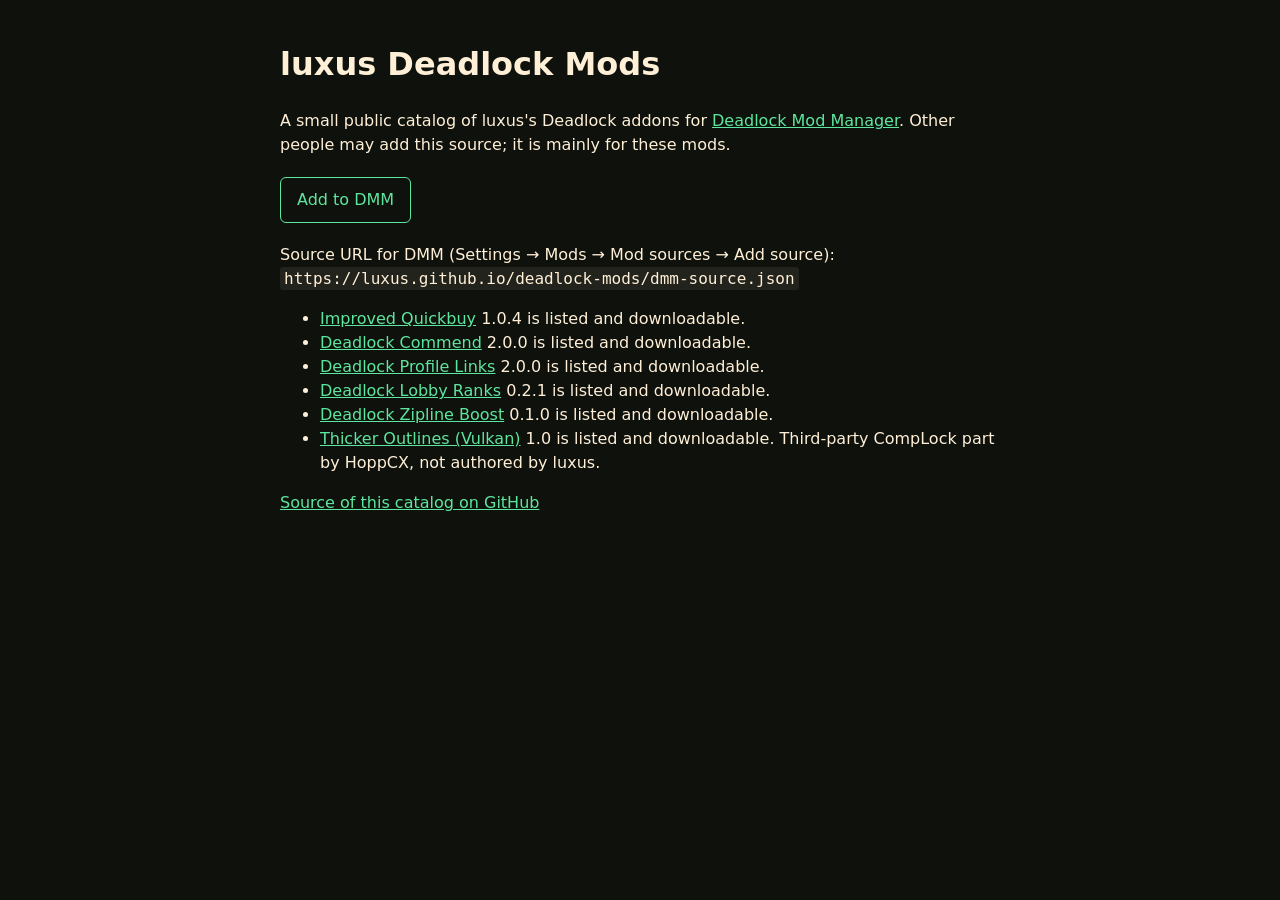
<file: index.html>
<!doctype html>
<html lang="en"><head><meta charset="utf-8"><meta name="viewport" content="width=device-width,initial-scale=1">
<title>luxus Deadlock Mods</title>
<style>body{font:16px/1.5 system-ui,sans-serif;max-width:720px;margin:40px auto;padding:0 16px;background:#0e110c;color:#ffefd7}a{color:#5fe69e}.b{display:inline-block;padding:10px 16px;margin:4px 8px 4px 0;border:1px solid #5fe69e;border-radius:6px;text-decoration:none}code{background:#ffefd714;padding:2px 4px;border-radius:3px;word-break:break-all}</style></head>
<body><h1>luxus Deadlock Mods</h1>
<p>A small public catalog of luxus's Deadlock addons for <a href="https://deadlockmods.app/">Deadlock Mod Manager</a>. Other people may add this source; it is mainly for these mods.</p>
<p><a class="b" href="deadlock-mod-manager://sources/add?url=https%3A%2F%2Fluxus.github.io%2Fdeadlock-mods%2Fdmm-source.json">Add to DMM</a></p>
<p>Source URL for DMM (Settings → Mods → Mod sources → Add source):<br><code>https://luxus.github.io/deadlock-mods/dmm-source.json</code></p>
<ul>
<li><a href="https://github.com/luxus/improved-quickbuy">Improved Quickbuy</a> 1.0.4 is listed and downloadable.</li>
<li><a href="https://github.com/luxus/deadlock-qol-mods/tree/main/paks/commend">Deadlock Commend</a> 2.0.0 is listed and downloadable.</li>
<li><a href="https://github.com/luxus/deadlock-qol-mods/tree/main/paks/profile-links">Deadlock Profile Links</a> 2.0.0 is listed and downloadable.</li>
<li><a href="https://github.com/luxus/deadlock-qol-mods/tree/main/paks/lobby-ranks">Deadlock Lobby Ranks</a> 0.2.1 is listed and downloadable.</li>
<li><a href="https://github.com/luxus/deadlock-qol-mods/tree/main/paks/zipline-boost">Deadlock Zipline Boost</a> 0.1.0 is listed and downloadable.</li>
<li><a href="https://deadlockconfig.com/">Thicker Outlines (Vulkan)</a> 1.0 is listed and downloadable. Third-party CompLock part by HoppCX, not authored by luxus.</li>
</ul>
<p><a href="https://github.com/luxus/deadlock-mods">Source of this catalog on GitHub</a></p>
</body></html>
</file>
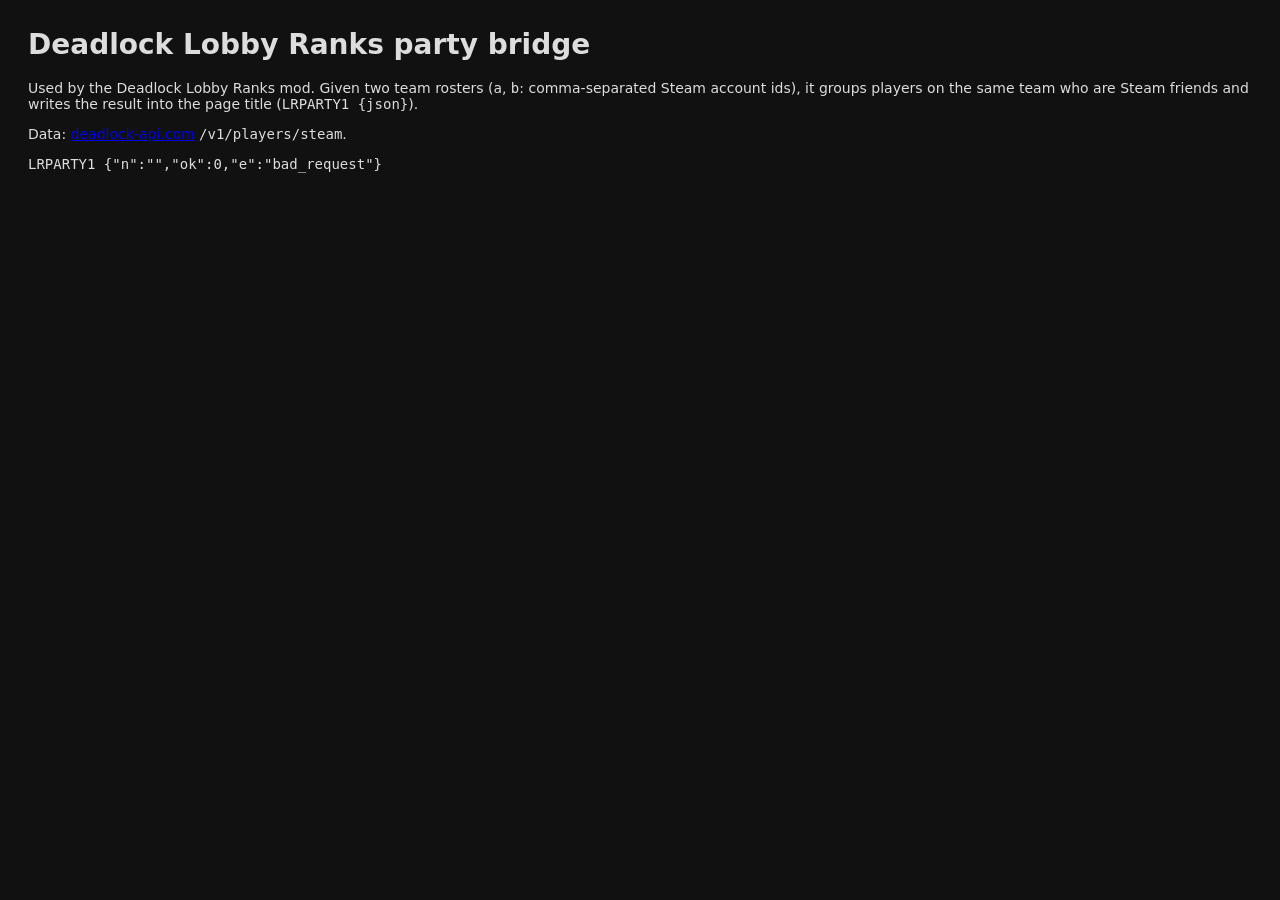
<file: party/index.html>
<!doctype html>
<html lang="en">
<head>
<meta charset="utf-8">
<title>LRPARTY1 pending</title>
<meta name="robots" content="noindex">
<style>body{font:14px system-ui,sans-serif;margin:2em;color:#ddd;background:#111}</style>
</head>
<body>
<h1>Deadlock Lobby Ranks party bridge</h1>
<p>Used by the Deadlock Lobby Ranks mod. Given two team rosters (<code>a</code>, <code>b</code>: comma-separated Steam account ids), it groups players on the same team who are Steam friends and writes the result into the page title (<code>LRPARTY1 {json}</code>).</p>
<p>Data: <a href="https://api.deadlock-api.com/">deadlock-api.com</a> <code>/v1/players/steam</code>.</p>
<pre id="out">waiting</pre>
<script src="party.js"></script>
</body>
</html>
</file>
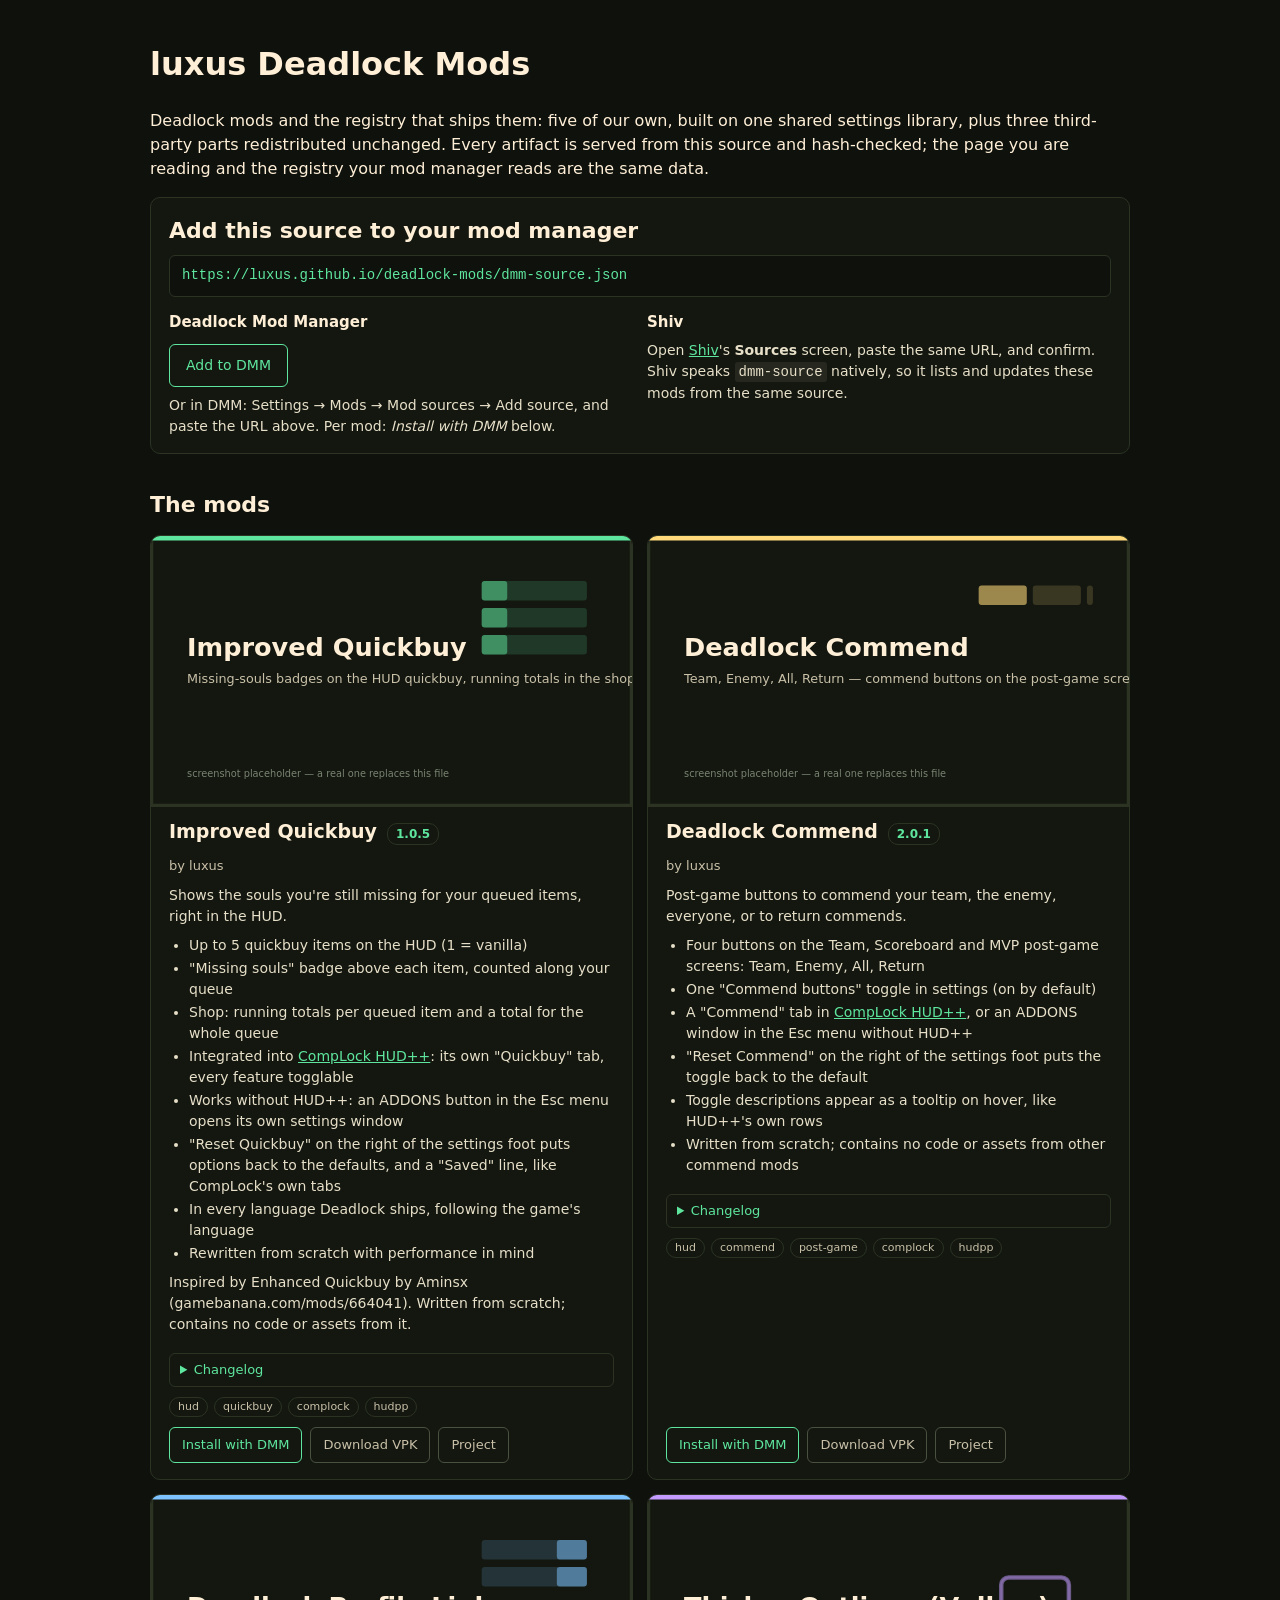
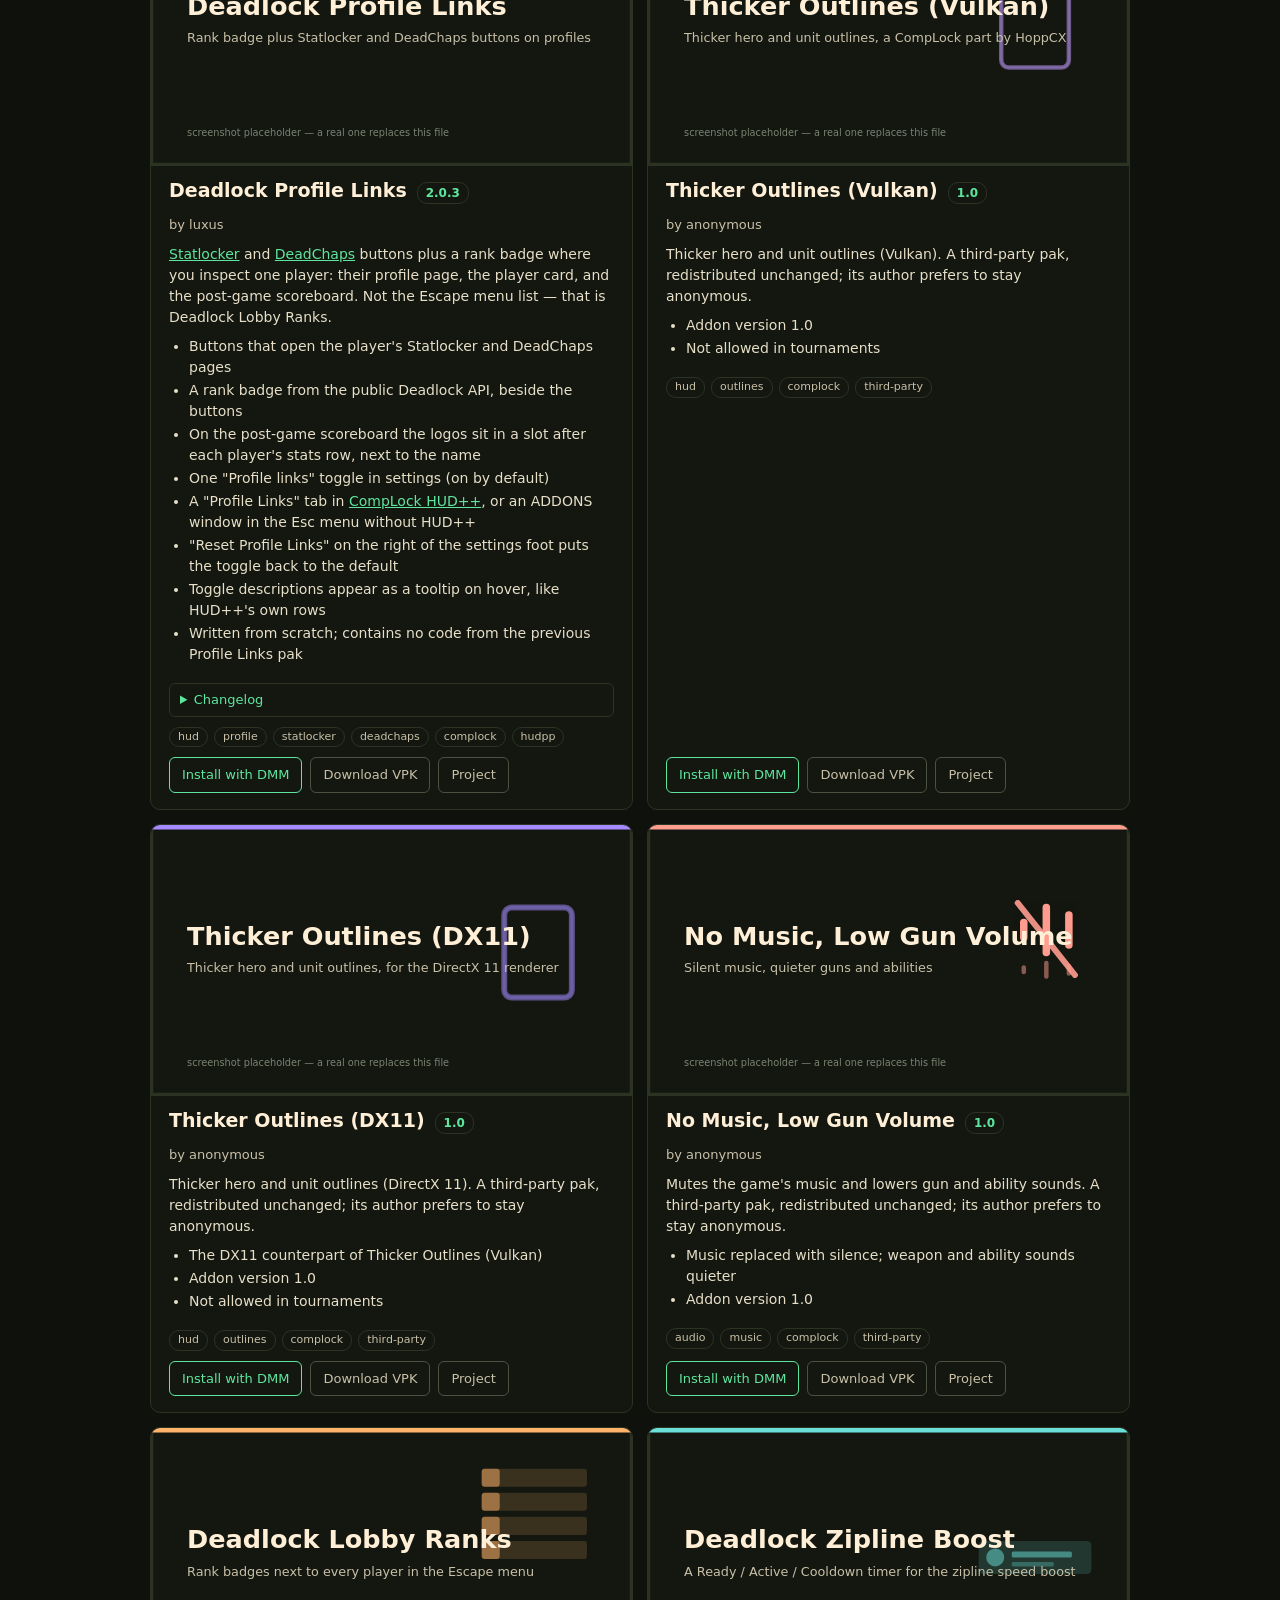
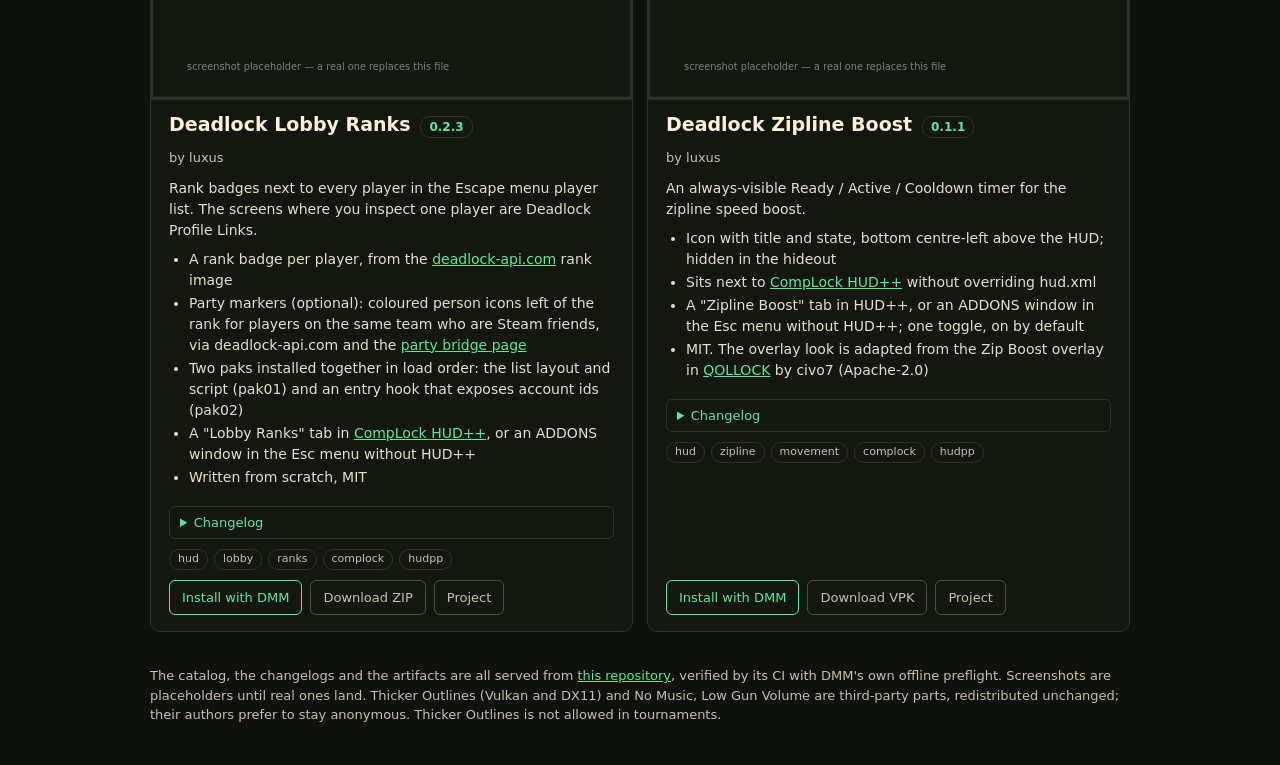
<file: site/index.html>
<!doctype html>
<html lang="en"><head><meta charset="utf-8"><meta name="viewport" content="width=device-width,initial-scale=1">
<title>luxus Deadlock Mods</title>
<style>
body{font:16px/1.5 system-ui,sans-serif;max-width:980px;margin:40px auto;padding:0 16px;background:#0e110c;color:#ffefd7}
a{color:#5fe69e}
code{background:#ffefd714;padding:2px 4px;border-radius:3px;word-break:break-all}
h2{font-size:22px;margin:34px 0 8px}
h3{font-size:15px;margin:0 0 6px}
.b{display:inline-block;padding:10px 16px;margin:4px 8px 4px 0;border:1px solid #5fe69e;border-radius:6px;text-decoration:none}
.source{border:1px solid #2c3323;border-radius:10px;padding:16px 18px;background:#131710;margin-top:14px}
.url{display:block;background:#0e110c;border:1px solid #2c3323;border-radius:6px;padding:10px 12px;margin:6px 0 14px;font:14px/1.4 ui-monospace,monospace;color:#5fe69e}
.mgr{display:grid;grid-template-columns:repeat(auto-fit,minmax(280px,1fr));gap:14px}
.mgr p{font-size:14px;color:#e7dfc8;margin:4px 0 0}
.grid{display:grid;grid-template-columns:repeat(auto-fill,minmax(330px,1fr));gap:14px;margin-top:14px}
.card{border:1px solid #2c3323;border-radius:10px;padding:16px 18px;background:#131710;display:flex;flex-direction:column;gap:10px}
.card.unavailable{opacity:.55}
.shot{margin:-16px -18px 0;border-bottom:1px solid #2c3323;border-radius:9px 9px 0 0;overflow:hidden;aspect-ratio:16/9;background:#0e110c}
.shot img{width:100%;height:100%;object-fit:cover;display:block}
h2.title{font-size:19px;margin:0;display:flex;align-items:baseline;gap:10px;flex-wrap:wrap}
.ver{font-size:12px;color:#5fe69e;border:1px solid #2c3323;padding:1px 8px;border-radius:10px}
.by{font-size:13px;color:#c9c0a8;margin:0}
.desc{font-size:14px;color:#e7dfc8;overflow-wrap:anywhere}
.desc p{margin:0 0 8px}
.desc ul{margin:0 0 8px;padding-left:20px}
.desc li{margin:2px 0}
.desc h3{font-size:15px;margin:10px 0 4px;color:#ffefd7}
.desc h4{font-size:13px;margin:8px 0 4px;color:#5fe69e}
.tags{display:flex;flex-wrap:wrap;gap:6px}
.tag{font-size:11px;color:#c9c0a8;border:1px solid #2c3323;border-radius:10px;padding:1px 8px}
.cl{border:1px solid #2c3323;border-radius:6px;padding:6px 10px}
.cl summary{cursor:pointer;font-size:13px;color:#5fe69e}
.cl .desc{margin-top:8px}
.rel{margin-bottom:10px}
.rel:last-child{margin-bottom:0}
.rel h4{font-size:13px;margin:0 0 4px;color:#ffefd7}
.rel .date{color:#7a8471;font-weight:400}
.acts{margin-top:auto;display:flex;flex-wrap:wrap;gap:8px}
.btn{font-size:13px;padding:7px 12px;border:1px solid #5fe69e;border-radius:6px;text-decoration:none;color:#5fe69e}
.btn.dim{border-color:#4a5140;color:#c9c0a8}
footer{margin-top:34px;font-size:13px;color:#c9c0a8}
</style></head>
<body>
<h1>luxus Deadlock Mods</h1>
<p>Deadlock mods and the registry that ships them: five of our own, built on one shared settings library, plus three third-party parts redistributed unchanged. Every artifact is served from this source and hash-checked; the page you are reading and the registry your mod manager reads are the same data.</p>

<div class="source">
<h2 style="margin-top:0">Add this source to your mod manager</h2>
<code class="url">https://luxus.github.io/deadlock-mods/dmm-source.json</code>
<div class="mgr">
<div>
<h3>Deadlock Mod Manager</h3>
<p><a class="b" href="deadlock-mod-manager://sources/add?url=https%3A%2F%2Fluxus.github.io%2Fdeadlock-mods%2Fdmm-source.json">Add to DMM</a></p>
<p>Or in DMM: Settings → Mods → Mod sources → Add source, and paste the URL above. Per mod: <i>Install with DMM</i> below.</p>
</div>
<div>
<h3>Shiv</h3>
<p>Open <a href="https://github.com/luxus/shiv">Shiv</a>'s <b>Sources</b> screen, paste the same URL, and confirm. Shiv speaks <code>dmm-source</code> natively, so it lists and updates these mods from the same source.</p>
</div>
</div>
</div>

<h2>The mods</h2>
<noscript><p>Enable JavaScript to see the showcase, or read <a href="catalog.json">catalog.json</a> directly.</p></noscript>
<div class="grid" id="grid"></div>
<footer>The catalog, the changelogs and the artifacts are all served from <a href="https://github.com/luxus/deadlock-mods">this repository</a>, verified by its CI with DMM's own offline preflight. Screenshots are placeholders until real ones land. Thicker Outlines (Vulkan and DX11) and No Music, Low Gun Volume are third-party parts, redistributed unchanged; their authors prefer to stay anonymous. Thicker Outlines is not allowed in tournaments.</footer>
<script>
(function () {
  "use strict";
  var SOURCE_URL = "https://luxus.github.io/deadlock-mods/dmm-source.json";
  var enc = encodeURIComponent;

  function esc(s) {
    return s.replace(/&/g, "&amp;").replace(/</g, "&lt;").replace(/>/g, "&gt;").replace(/"/g, "&quot;");
  }
  function inline(s) {
    return esc(s)
      .replace(/\[([^\]]+)\]\((https?:[^)\s]+)\)/g, '<a href="$2" target="_blank" rel="noopener">$1</a>')
      .replace(/\*\*([^*]+)\*\*/g, "<strong>$1</strong>");
  }
  // Markdown the catalog and the changelogs use: paragraphs, "- " bullets,
  // ## and ### headings. The "# Changelog" h1 and the footer link lines are skipped.
  function md(text) {
    var out = [], para = [], list = false;
    function flushP() {
      if (para.length) { out.push("<p>" + para.map(inline).join("<br>") + "</p>"); para = []; }
    }
    function endList() { if (list) { out.push("</ul>"); list = false; } }
    text.split("\n").forEach(function (raw) {
      var line = raw.replace(/\s+$/, "");
      if (/^# /.test(line)) { flushP(); endList(); return; }
      if (/^## /.test(line)) { flushP(); endList(); out.push("<h3>" + inline(line.slice(3)) + "</h3>"); return; }
      if (/^### /.test(line)) { flushP(); endList(); out.push("<h4>" + inline(line.slice(4)) + "</h4>"); return; }
      if (/^\[.*\]: /.test(line)) { return; }
      if (/^- /.test(line)) {
        flushP();
        if (!list) { out.push("<ul>"); list = true; }
        out.push("<li>" + inline(line.slice(2)) + "</li>");
        return;
      }
      if (line === "") { flushP(); endList(); return; }
      para.push(line);
    });
    flushP(); endList();
    // an empty [Unreleased] heading is dropped: the changelog opens with the latest release
    for (var i = out.length - 1; i >= 0; i--) {
      if (/^<h3>\[Unreleased\]<\/h3>$/.test(out[i]) && out[i + 1] && /^<h[34]>/.test(out[i + 1])) out.splice(i, 1);
    }
    return out.join("");
  }
  // Every URL a listing carries is relative to the listing document, as in DMM.
  function docUrl(item, ref) {
    return new URL(ref, new URL(item.detailUrl, location.href)).href;
  }

  fetch("catalog.json").then(function (r) { return r.json(); }).then(function (catalog) {
    return Promise.all(catalog.items.map(function (item) {
      var detail = fetch(item.detailUrl).then(function (r) { return r.json(); });
      return detail.then(function (d) {
        var history = d.releaseHistoryUrl
          ? fetch(docUrl(item, d.releaseHistoryUrl)).then(function (r) { return r.ok ? r.json() : null; }).catch(function () { return null; })
          : Promise.resolve(null);
        return history.then(function (h) {
          return { item: item, detail: d, history: h, shot: d.images && d.images.length ? docUrl(item, d.images[0]) : null };
        });
      });
    }));
  }).then(function (mods) {
    var grid = document.getElementById("grid");
    grid.innerHTML = mods.map(function (mod) {
      var d = mod.detail;
      var available = d.availability === "available" && d.release;
      var card = ['<div class="card' + (available ? "" : " unavailable") + '" id="' + esc(d.id) + '">'];
      if (mod.shot) {
        card.push('<div class="shot"><img src="' + esc(mod.shot) + '" alt="' + esc(d.title) + ' screenshot" loading="lazy"></div>');
      }
      card.push('<h2 class="title">' + esc(d.title) + (available ? ' <span class="ver">' + esc(d.release.version) + "</span>" : "") +
        (available ? "" : ' <span class="ver">' + esc(d.availability) + "</span>") + "</h2>");
      card.push('<p class="by">by ' + esc(d.author) + "</p>");
      if (d.description) card.push('<div class="desc">' + md(d.description) + "</div>");
      if (mod.history && mod.history.items && mod.history.items.length) {
        card.push('<details class="cl"><summary>Changelog</summary><div class="desc">' +
          mod.history.items.map(function (rel) {
            return '<div class="rel"><h4>Version ' + esc(rel.version) +
              (rel.publishedAt ? ' <span class="date">' + esc(rel.publishedAt) + "</span>" : "") +
              "</h4>" + md(rel.changelog || "") + "</div>";
          }).join("") + "</div></details>");
      }
      if (d.tags) {
        card.push('<div class="tags">' + d.tags.map(function (t) { return '<span class="tag">' + esc(t) + "</span>"; }).join("") + "</div>");
      }
      if (available) {
        card.push('<div class="acts">' +
          '<a class="btn" href="deadlock-mod-manager://sources/install?url=' + enc(SOURCE_URL) +
          "&amp;source=luxus&amp;listing=" + enc(d.id) + '">Install with DMM</a>' +
          d.release.artifacts.map(function (a) {
            return '<a class="btn dim" href="' + esc(docUrl(mod.item, a.download.url)) + '">Download ' + a.format.toUpperCase() + "</a>";
          }).join("") +
          (d.homepageUrl ? '<a class="btn dim" href="' + esc(d.homepageUrl) + '">Project</a>' : "") +
          "</div>");
      }
      card.push("</div>");
      return card.join("");
    }).join("");
  }).catch(function (err) {
    document.getElementById("grid").innerHTML =
      '<p class="card">The catalog could not be loaded: ' + esc(String(err)) + "</p>";
  });
})();
</script>
</body></html>
</file>
